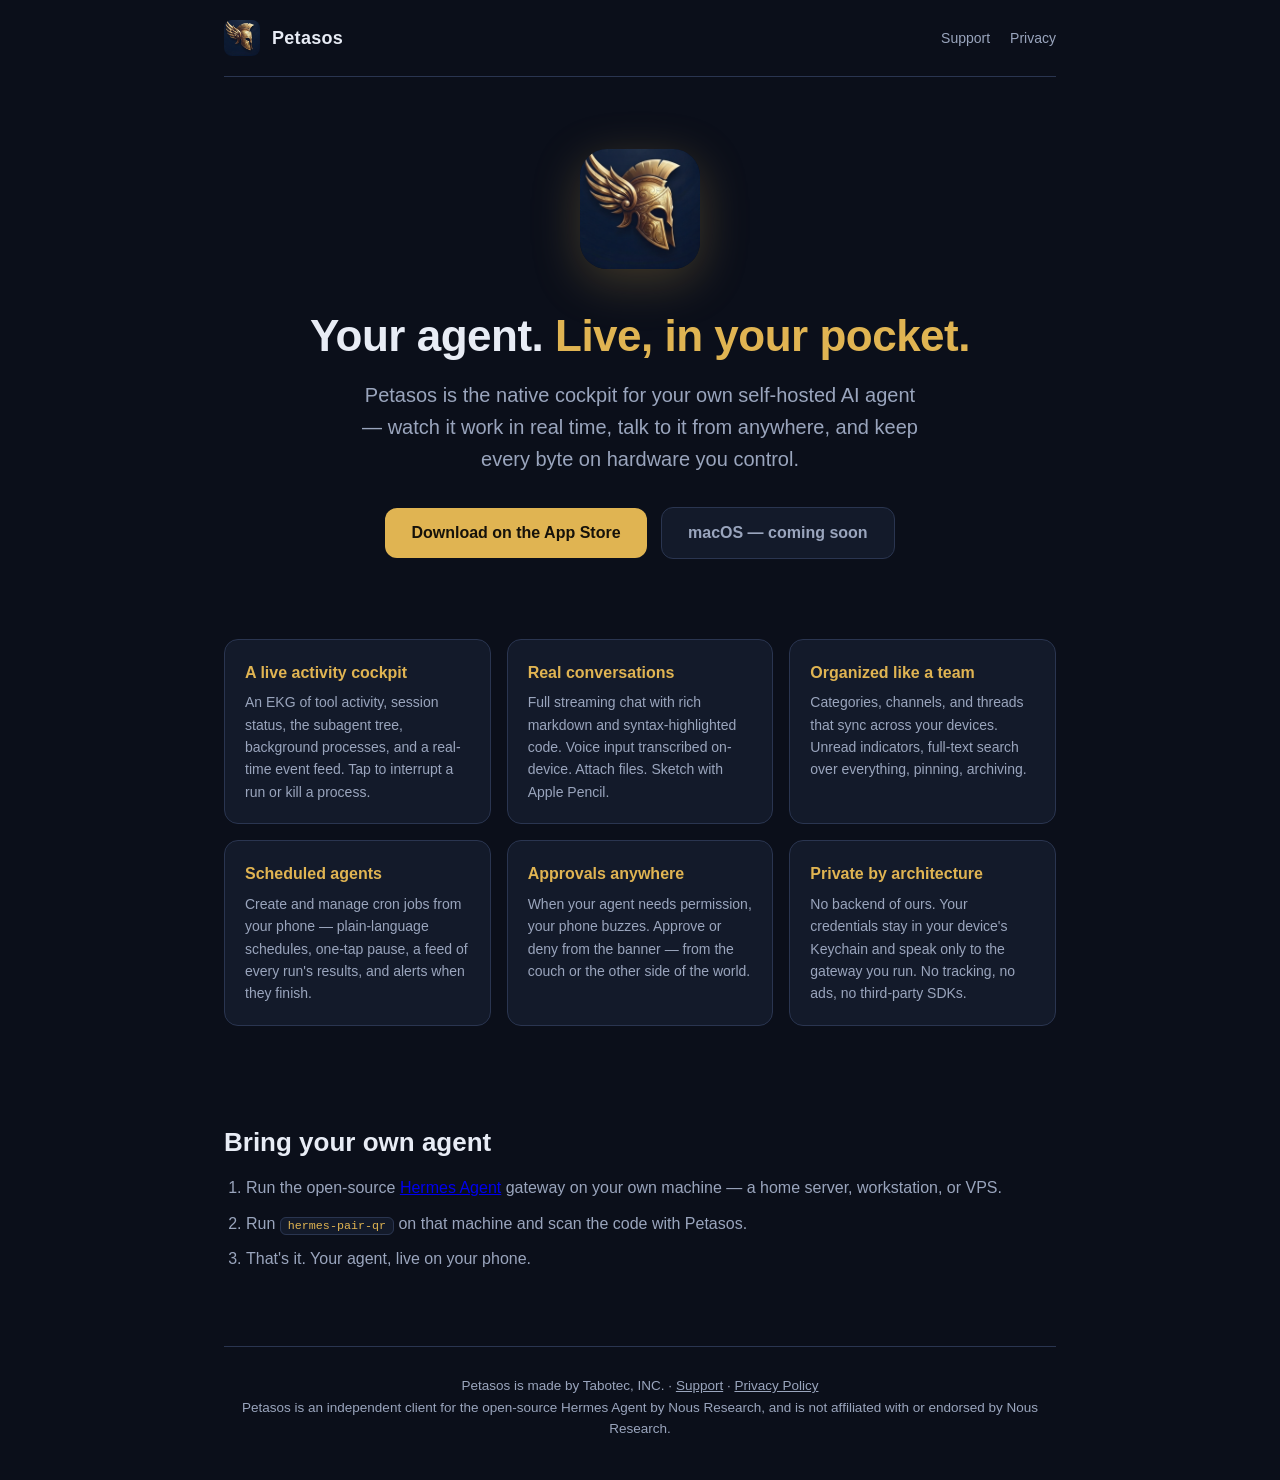
<file: index.html>
<!DOCTYPE html>
<html lang="en">
<head>
<meta charset="utf-8">
<meta name="viewport" content="width=device-width, initial-scale=1">
<title>Petasos — a native cockpit for your own AI agent</title>
<meta name="description" content="Petasos is the native iOS and macOS client for your self-hosted Hermes Agent gateway. Watch your agent work live, chat with streaming markdown, and stay private — your server, your data.">
<link rel="stylesheet" href="style.css">
<link rel="icon" href="icon.png">
</head>
<body>
<div class="wrap">
  <header class="site">
    <img src="icon.png" alt="">
    <span class="name">Petasos</span>
    <nav>
      <a href="support.html">Support</a>
      <a href="privacy.html">Privacy</a>
    </nav>
  </header>

  <section class="hero">
    <img class="icon" src="icon.png" alt="Petasos app icon — a winged helmet">
    <h1>Your agent. <span class="gold">Live, in your pocket.</span></h1>
    <p class="tag">Petasos is the native cockpit for your own self-hosted AI agent —
    watch it work in real time, talk to it from anywhere, and keep every byte on hardware you control.</p>
    <div class="badges">
      <a class="badge" href="#">Download on the App&nbsp;Store</a>
      <span class="badge soon">macOS — coming soon</span>
    </div>
  </section>

  <section class="grid">
    <div class="card">
      <h3>A live activity cockpit</h3>
      <p>An EKG of tool activity, session status, the subagent tree, background
      processes, and a real-time event feed. Tap to interrupt a run or kill a process.</p>
    </div>
    <div class="card">
      <h3>Real conversations</h3>
      <p>Full streaming chat with rich markdown and syntax-highlighted code.
      Voice input transcribed on-device. Attach files. Sketch with Apple Pencil.</p>
    </div>
    <div class="card">
      <h3>Organized like a team</h3>
      <p>Categories, channels, and threads that sync across your devices.
      Unread indicators, full-text search over everything, pinning, archiving.</p>
    </div>
    <div class="card">
      <h3>Scheduled agents</h3>
      <p>Create and manage cron jobs from your phone — plain-language schedules,
      one-tap pause, a feed of every run's results, and alerts when they finish.</p>
    </div>
    <div class="card">
      <h3>Approvals anywhere</h3>
      <p>When your agent needs permission, your phone buzzes. Approve or deny
      from the banner — from the couch or the other side of the world.</p>
    </div>
    <div class="card">
      <h3>Private by architecture</h3>
      <p>No backend of ours. Your credentials stay in your device's Keychain and
      speak only to the gateway you run. No tracking, no ads, no third-party SDKs.</p>
    </div>
  </section>

  <section class="steps">
    <h2>Bring your own agent</h2>
    <ol>
      <li>Run the open-source <a href="https://hermes-agent.nousresearch.com/">Hermes Agent</a>
          gateway on your own machine — a home server, workstation, or VPS.</li>
      <li>Run <code>hermes-pair-qr</code> on that machine and scan the code with Petasos.</li>
      <li>That's it. Your agent, live on your phone.</li>
    </ol>
  </section>

  <footer class="site">
    <p>Petasos is made by Tabotec, INC. · <a href="support.html">Support</a> ·
    <a href="privacy.html">Privacy Policy</a></p>
    <p>Petasos is an independent client for the open-source Hermes Agent by Nous Research,
    and is not affiliated with or endorsed by Nous Research.</p>
  </footer>
</div>
</body>
</html>
</file>
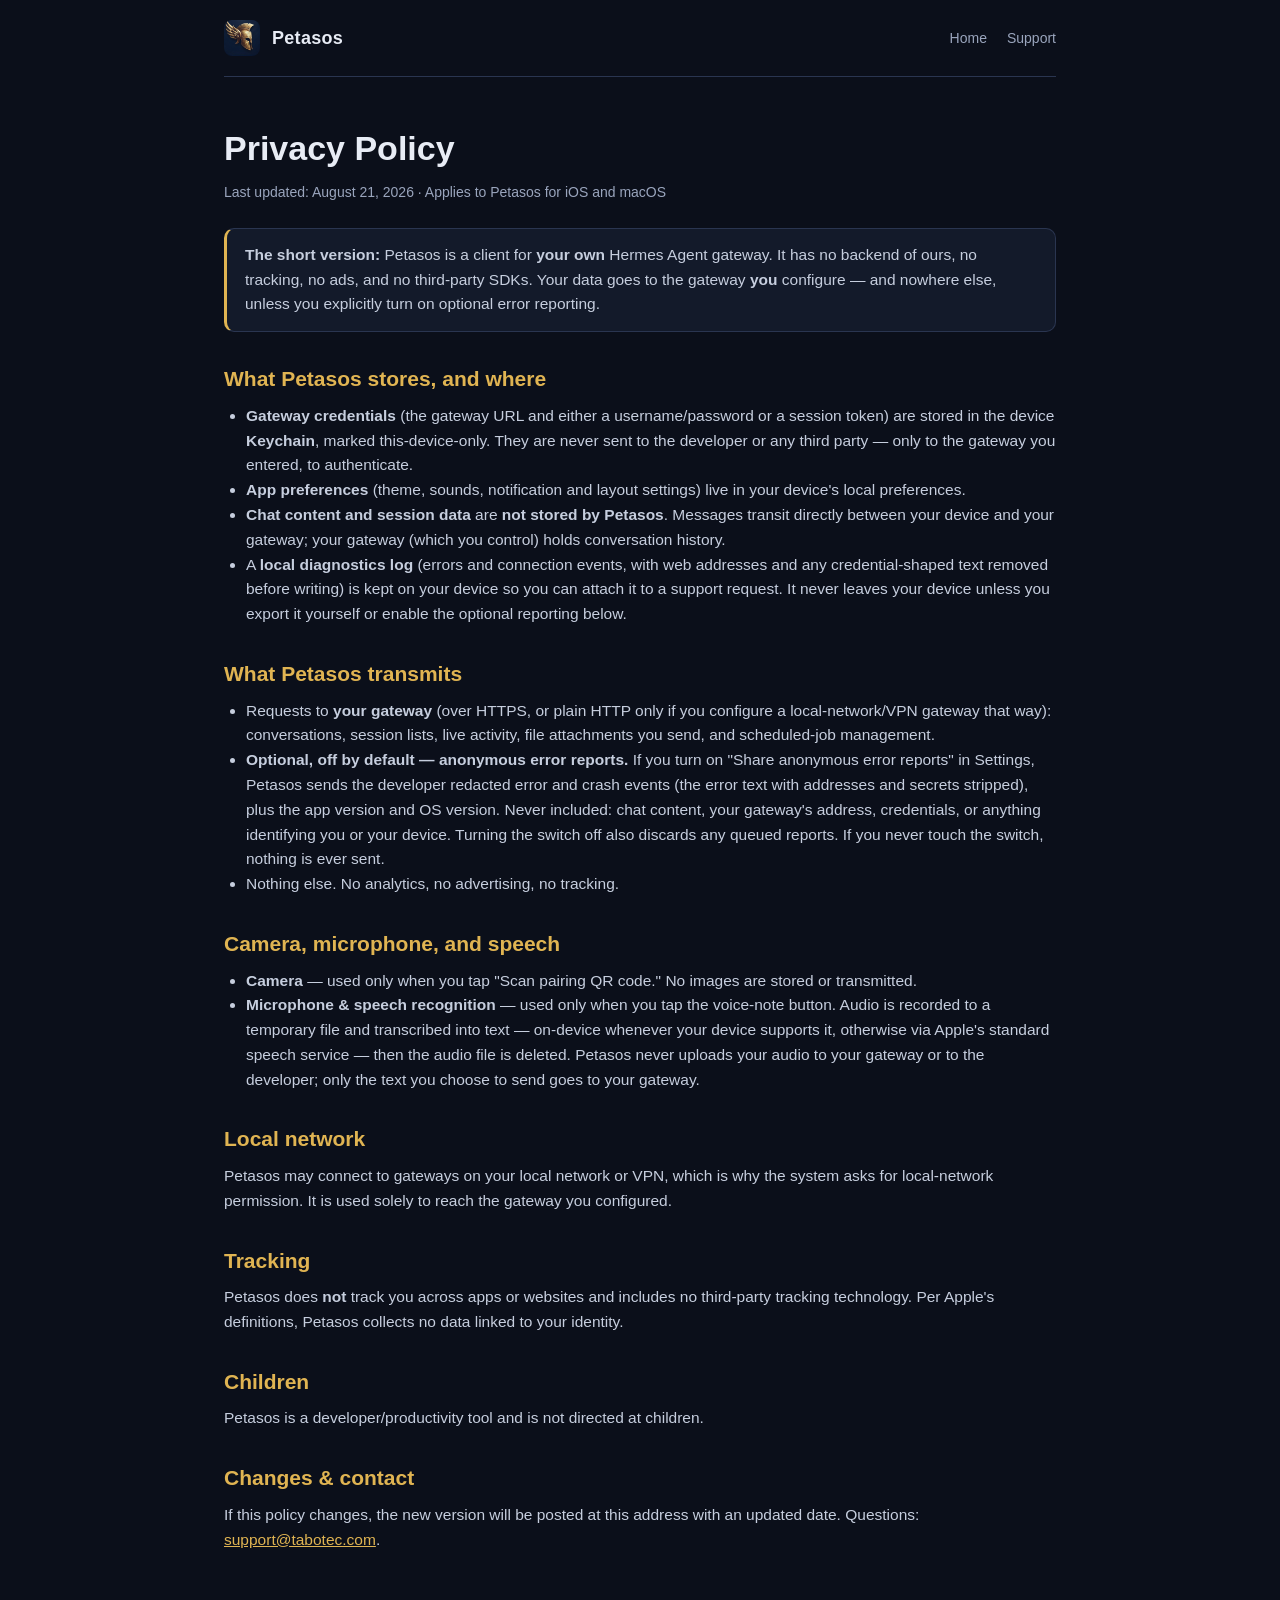
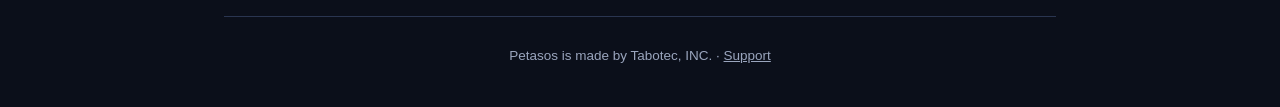
<file: privacy.html>
<!DOCTYPE html>
<html lang="en">
<head>
<meta charset="utf-8">
<meta name="viewport" content="width=device-width, initial-scale=1">
<title>Privacy Policy — Petasos</title>
<link rel="stylesheet" href="style.css">
<link rel="icon" href="icon.png">
</head>
<body>
<div class="wrap">
  <header class="site">
    <img src="icon.png" alt="">
    <span class="name">Petasos</span>
    <nav>
      <a href="index.html">Home</a>
      <a href="support.html">Support</a>
    </nav>
  </header>

  <main class="content">
    <h1>Privacy Policy</h1>
    <p class="updated">Last updated: August 21, 2026 · Applies to Petasos for iOS and macOS</p>

    <div class="callout">
      <p><strong>The short version:</strong> Petasos is a client for <strong>your own</strong>
      Hermes Agent gateway. It has no backend of ours, no tracking, no ads, and no
      third-party SDKs. Your data goes to the gateway <strong>you</strong> configure —
      and nowhere else, unless you explicitly turn on optional error reporting.</p>
    </div>

    <h2>What Petasos stores, and where</h2>
    <ul>
      <li><strong>Gateway credentials</strong> (the gateway URL and either a
      username/password or a session token) are stored in the device
      <strong>Keychain</strong>, marked this-device-only. They are never sent to the
      developer or any third party — only to the gateway you entered, to authenticate.</li>
      <li><strong>App preferences</strong> (theme, sounds, notification and layout
      settings) live in your device's local preferences.</li>
      <li><strong>Chat content and session data</strong> are <strong>not stored by
      Petasos</strong>. Messages transit directly between your device and your gateway;
      your gateway (which you control) holds conversation history.</li>
      <li>A <strong>local diagnostics log</strong> (errors and connection events, with
      web addresses and any credential-shaped text removed before writing) is kept on
      your device so you can attach it to a support request. It never leaves your
      device unless you export it yourself or enable the optional reporting below.</li>
    </ul>

    <h2>What Petasos transmits</h2>
    <ul>
      <li>Requests to <strong>your gateway</strong> (over HTTPS, or plain HTTP only if
      you configure a local-network/VPN gateway that way): conversations, session
      lists, live activity, file attachments you send, and scheduled-job management.</li>
      <li><strong>Optional, off by default — anonymous error reports.</strong> If you
      turn on "Share anonymous error reports" in Settings, Petasos sends the developer
      redacted error and crash events (the error text with addresses and secrets
      stripped), plus the app version and OS version. Never included: chat content,
      your gateway's address, credentials, or anything identifying you or your device.
      Turning the switch off also discards any queued reports. If you never touch the
      switch, nothing is ever sent.</li>
      <li>Nothing else. No analytics, no advertising, no tracking.</li>
    </ul>

    <h2>Camera, microphone, and speech</h2>
    <ul>
      <li><strong>Camera</strong> — used only when you tap "Scan pairing QR code."
      No images are stored or transmitted.</li>
      <li><strong>Microphone &amp; speech recognition</strong> — used only when you tap
      the voice-note button. Audio is recorded to a temporary file and transcribed
      into text — on-device whenever your device supports it, otherwise via Apple's
      standard speech service — then the audio file is deleted. Petasos never uploads
      your audio to your gateway or to the developer; only the text you choose to
      send goes to your gateway.</li>
    </ul>

    <h2>Local network</h2>
    <p>Petasos may connect to gateways on your local network or VPN, which is why the
    system asks for local-network permission. It is used solely to reach the gateway
    you configured.</p>

    <h2>Tracking</h2>
    <p>Petasos does <strong>not</strong> track you across apps or websites and includes
    no third-party tracking technology. Per Apple's definitions, Petasos collects no
    data linked to your identity.</p>

    <h2>Children</h2>
    <p>Petasos is a developer/productivity tool and is not directed at children.</p>

    <h2>Changes &amp; contact</h2>
    <p>If this policy changes, the new version will be posted at this address with an
    updated date. Questions: <a href="mailto:support@tabotec.com">support@tabotec.com</a>.</p>
  </main>

  <footer class="site">
    <p>Petasos is made by Tabotec, INC. · <a href="support.html">Support</a></p>
  </footer>
</div>
</body>
</html>
</file>
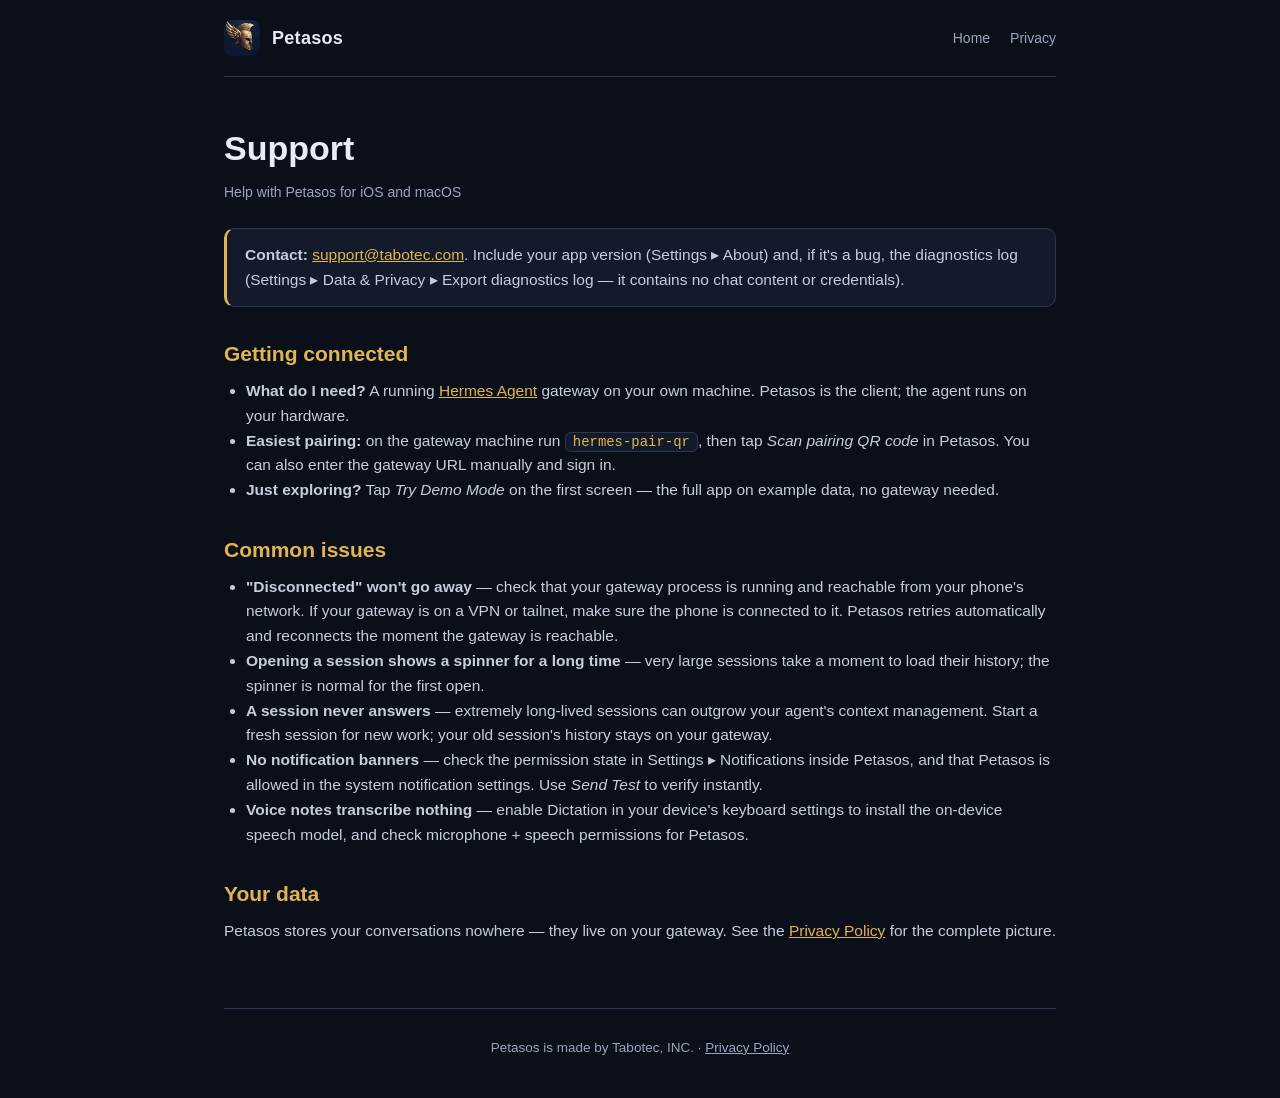
<file: support.html>
<!DOCTYPE html>
<html lang="en">
<head>
<meta charset="utf-8">
<meta name="viewport" content="width=device-width, initial-scale=1">
<title>Support — Petasos</title>
<link rel="stylesheet" href="style.css">
<link rel="icon" href="icon.png">
</head>
<body>
<div class="wrap">
  <header class="site">
    <img src="icon.png" alt="">
    <span class="name">Petasos</span>
    <nav>
      <a href="index.html">Home</a>
      <a href="privacy.html">Privacy</a>
    </nav>
  </header>

  <main class="content">
    <h1>Support</h1>
    <p class="updated">Help with Petasos for iOS and macOS</p>

    <div class="callout">
      <p><strong>Contact:</strong> <a href="mailto:support@tabotec.com">support@tabotec.com</a>.
      Include your app version (Settings ▸ About) and, if it's a bug, the diagnostics
      log (Settings ▸ Data &amp; Privacy ▸ Export diagnostics log — it contains no
      chat content or credentials).</p>
    </div>

    <h2>Getting connected</h2>
    <ul>
      <li><strong>What do I need?</strong> A running
      <a href="https://hermes-agent.nousresearch.com/">Hermes Agent</a> gateway on your
      own machine. Petasos is the client; the agent runs on your hardware.</li>
      <li><strong>Easiest pairing:</strong> on the gateway machine run
      <code>hermes-pair-qr</code>, then tap <em>Scan pairing QR code</em> in Petasos.
      You can also enter the gateway URL manually and sign in.</li>
      <li><strong>Just exploring?</strong> Tap <em>Try Demo Mode</em> on the first
      screen — the full app on example data, no gateway needed.</li>
    </ul>

    <h2>Common issues</h2>
    <ul>
      <li><strong>"Disconnected" won't go away</strong> — check that your gateway
      process is running and reachable from your phone's network. If your gateway is
      on a VPN or tailnet, make sure the phone is connected to it. Petasos retries
      automatically and reconnects the moment the gateway is reachable.</li>
      <li><strong>Opening a session shows a spinner for a long time</strong> — very
      large sessions take a moment to load their history; the spinner is normal for
      the first open.</li>
      <li><strong>A session never answers</strong> — extremely long-lived sessions can
      outgrow your agent's context management. Start a fresh session for new work;
      your old session's history stays on your gateway.</li>
      <li><strong>No notification banners</strong> — check the permission state in
      Settings ▸ Notifications inside Petasos, and that Petasos is allowed in the
      system notification settings. Use <em>Send Test</em> to verify instantly.</li>
      <li><strong>Voice notes transcribe nothing</strong> — enable Dictation in your
      device's keyboard settings to install the on-device speech model, and check
      microphone + speech permissions for Petasos.</li>
    </ul>

    <h2>Your data</h2>
    <p>Petasos stores your conversations nowhere — they live on your gateway. See the
    <a href="privacy.html">Privacy Policy</a> for the complete picture.</p>
  </main>

  <footer class="site">
    <p>Petasos is made by Tabotec, INC. · <a href="privacy.html">Privacy Policy</a></p>
  </footer>
</div>
</body>
</html>
</file>
<file: style.css>
/* Petasos site — matches the app's dark, gold-accented cockpit look. */
:root {
  --bg: #0b0f1a;
  --bg-card: #131a2a;
  --stroke: #2a3550;
  --gold: #e0b452;
  --gold-dim: #b8933e;
  --text: #e8ecf5;
  --muted: #9aa5bd;
  --danger: #e06a5a;
}
* { margin: 0; padding: 0; box-sizing: border-box; }
body {
  background: var(--bg);
  color: var(--text);
  font-family: -apple-system, BlinkMacSystemFont, "SF Pro Text", "Segoe UI", Roboto, sans-serif;
  line-height: 1.6;
  -webkit-font-smoothing: antialiased;
}
.wrap { max-width: 880px; margin: 0 auto; padding: 0 24px; }
header.site {
  display: flex; align-items: center; gap: 12px;
  padding: 20px 0; border-bottom: 1px solid var(--stroke);
}
header.site img { width: 36px; height: 36px; border-radius: 8px; }
header.site .name { font-weight: 700; font-size: 18px; letter-spacing: 0.3px; }
header.site nav { margin-left: auto; display: flex; gap: 20px; }
header.site nav a { color: var(--muted); text-decoration: none; font-size: 14px; }
header.site nav a:hover { color: var(--gold); }
.hero { text-align: center; padding: 72px 0 56px; }
.hero img.icon {
  width: 120px; height: 120px; border-radius: 27px;
  box-shadow: 0 12px 48px rgba(224, 180, 82, 0.25);
}
.hero h1 { font-size: 44px; margin: 24px 0 8px; letter-spacing: -0.5px; }
.hero h1 .gold { color: var(--gold); }
.hero p.tag { font-size: 20px; color: var(--muted); max-width: 560px; margin: 0 auto; }
.hero .badges { margin-top: 32px; }
.hero .badge {
  display: inline-block; background: var(--gold); color: #16120a;
  font-weight: 600; padding: 12px 26px; border-radius: 12px;
  text-decoration: none; font-size: 16px;
}
.hero .badge.soon { background: var(--bg-card); color: var(--muted); border: 1px solid var(--stroke); margin-left: 10px; }
.grid {
  display: grid; grid-template-columns: repeat(auto-fit, minmax(250px, 1fr));
  gap: 16px; padding: 24px 0 56px;
}
.card {
  background: var(--bg-card); border: 1px solid var(--stroke);
  border-radius: 14px; padding: 20px;
}
.card h3 { font-size: 16px; margin-bottom: 6px; color: var(--gold); }
.card p { font-size: 14px; color: var(--muted); }
.steps { padding: 8px 0 64px; }
.steps h2, .content h2 { font-size: 26px; margin: 32px 0 12px; }
.steps ol { margin-left: 22px; color: var(--muted); }
.steps li { margin: 10px 0; }
.steps code, .content code {
  background: var(--bg-card); border: 1px solid var(--stroke);
  padding: 1px 7px; border-radius: 6px; font-size: 0.9em; color: var(--gold);
}
.content { padding-bottom: 64px; }
.content h1 { font-size: 34px; margin: 44px 0 6px; }
.content .updated { color: var(--muted); font-size: 14px; margin-bottom: 24px; }
.content h2 { font-size: 21px; margin: 30px 0 8px; color: var(--gold); }
.content p, .content li { color: #c6cede; font-size: 15.5px; }
.content ul { margin: 8px 0 8px 22px; }
.content a { color: var(--gold); }
.content .callout {
  background: var(--bg-card); border: 1px solid var(--stroke);
  border-left: 3px solid var(--gold); border-radius: 10px;
  padding: 14px 18px; margin: 18px 0;
}
footer.site {
  border-top: 1px solid var(--stroke); padding: 28px 0 40px;
  color: var(--muted); font-size: 13.5px; text-align: center;
}
footer.site a { color: var(--muted); }
@media (max-width: 600px) {
  .hero h1 { font-size: 34px; }
  .hero p.tag { font-size: 17px; }
}
</file>
